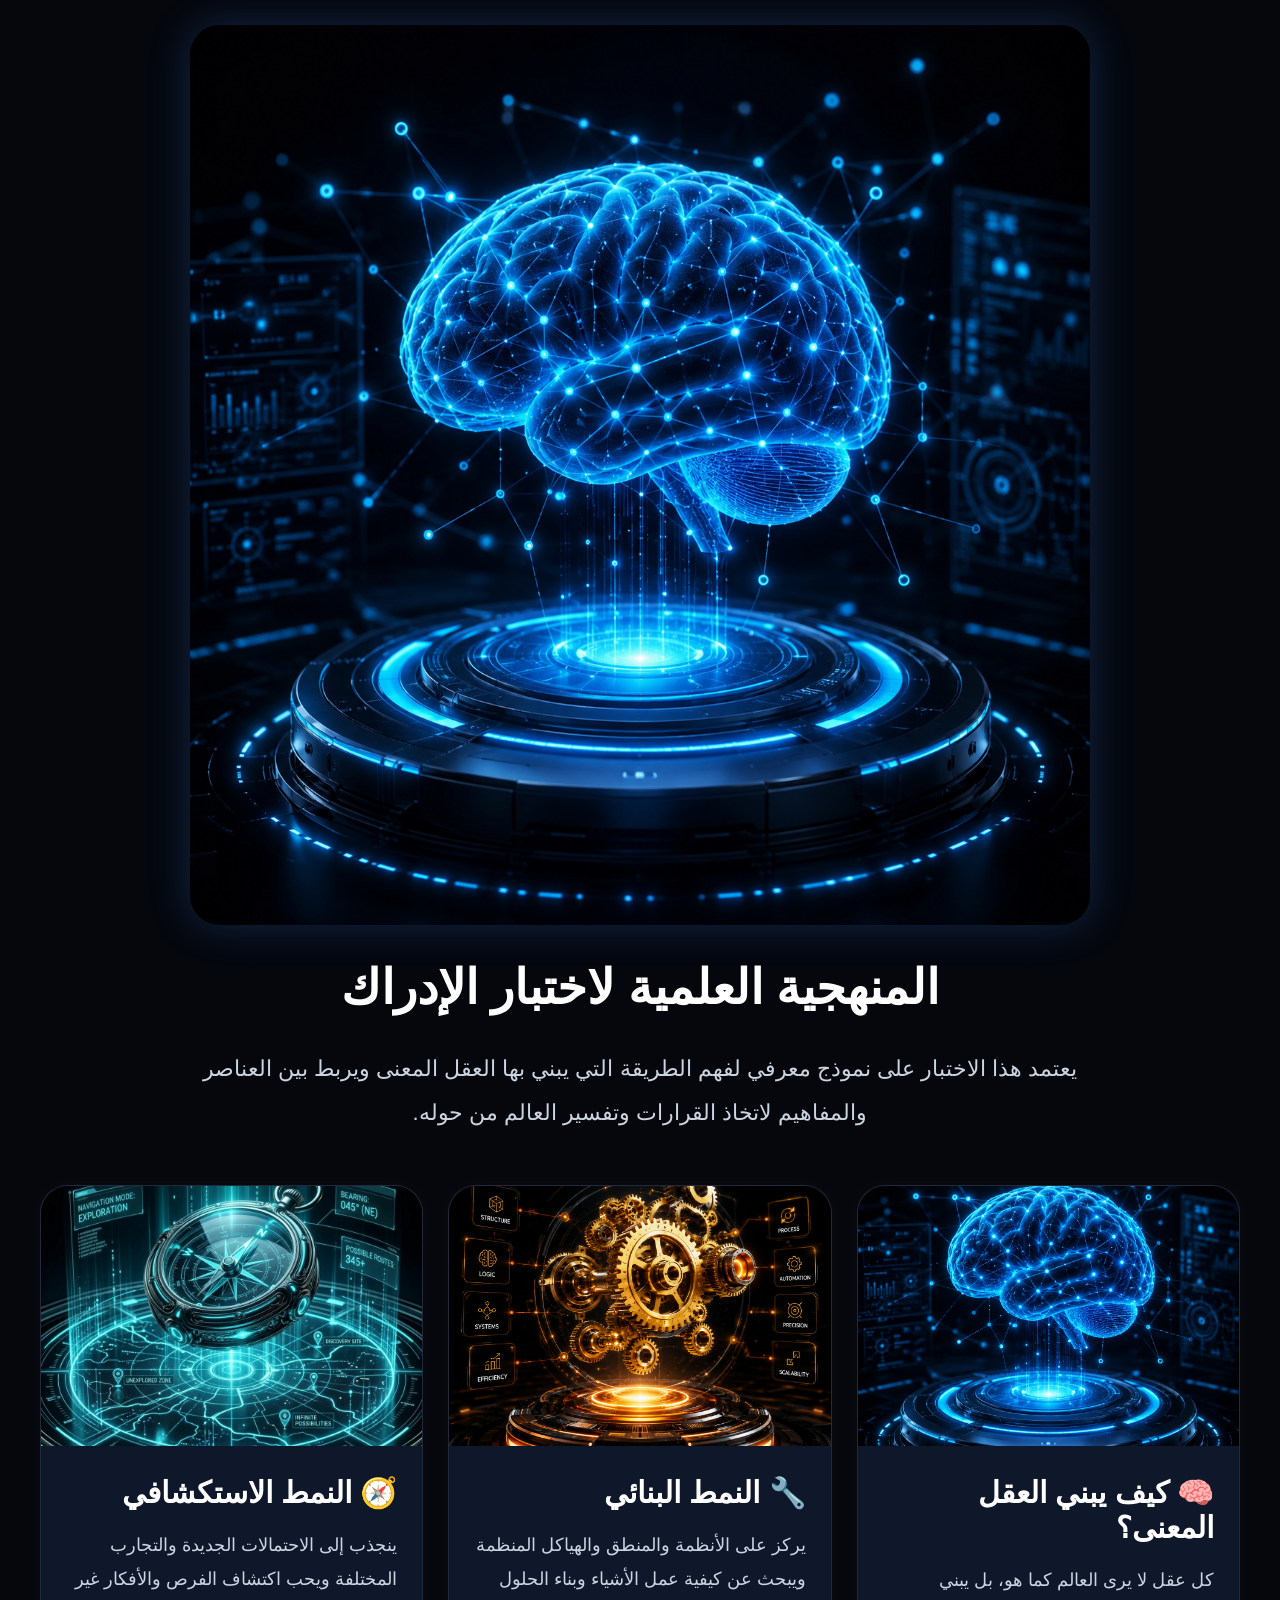
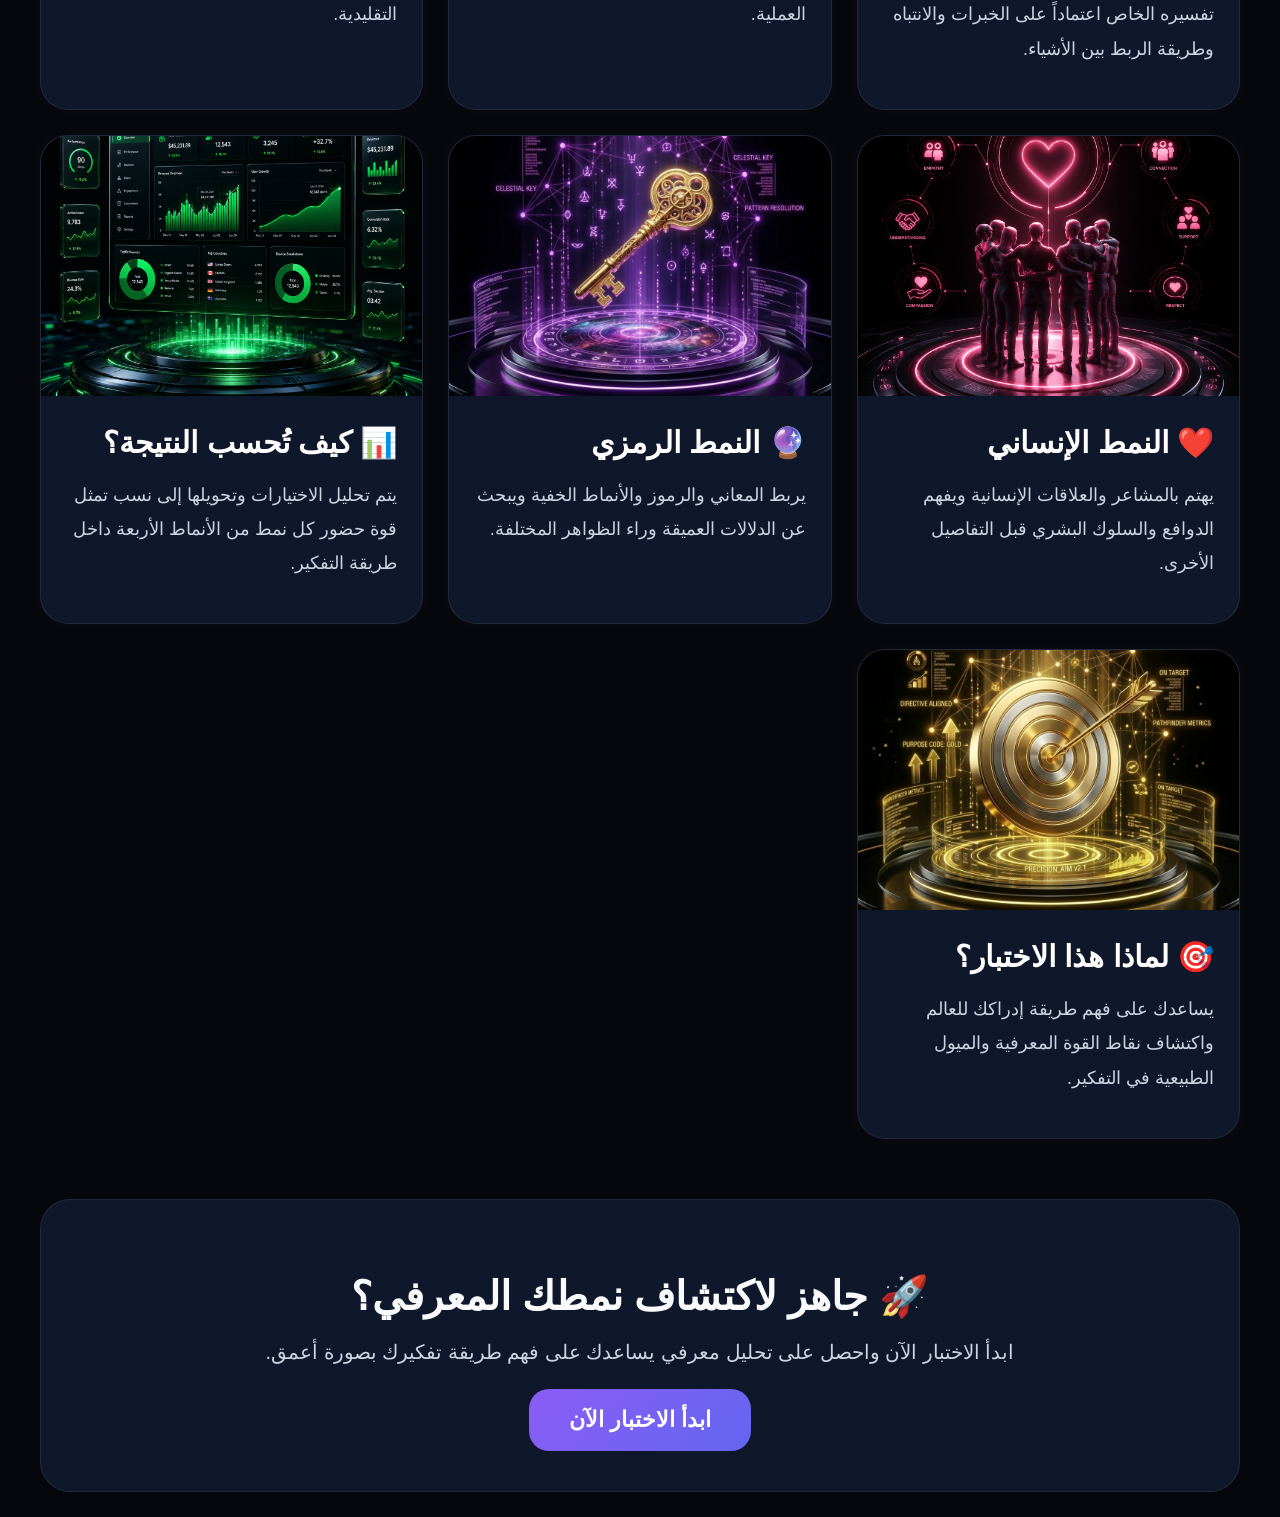
<file: methodology.html>
<!DOCTYPE html>
<html lang="ar" dir="rtl">

<head>
<meta charset="UTF-8">
<meta name="viewport" content="width=device-width, initial-scale=1.0">

<title>المنهجية العلمية</title>

<style>

body{
background:#05070D;
color:#F8FAFC;
font-family:Tahoma,sans-serif;
margin:0;
padding:25px;
}

.container{
max-width:1200px;
margin:auto;
}

.hero{
text-align:center;
margin-bottom:50px;
}

.hero img{
width:100%;
max-width:900px;
border-radius:30px;
box-shadow:0 0 40px rgba(59,130,246,.25);
}

.hero h1{
font-size:48px;
margin-top:30px;
color:white;
}

.hero p{
font-size:22px;
color:#CBD5E1;
line-height:2;
max-width:900px;
margin:auto;
}

.cards{
display:grid;
grid-template-columns:repeat(auto-fit,minmax(320px,1fr));
gap:25px;
margin-top:40px;
}

.card{
background:#0F172A;
border:1px solid rgba(255,255,255,.08);
border-radius:28px;
overflow:hidden;
box-shadow:0 0 25px rgba(255,255,255,.03);
transition:.3s;
}

.card:hover{
transform:translateY(-5px);
}

.card img{
width:100%;
height:260px;
object-fit:cover;
}

.card-content{
padding:25px;
}

.card h2{
margin:0 0 15px;
font-size:30px;
color:white;
}

.card p{
font-size:18px;
line-height:1.9;
color:#CBD5E1;
}

.cta{
margin-top:60px;
background:#0F172A;
border-radius:30px;
padding:40px;
text-align:center;
border:1px solid rgba(255,255,255,.08);
}

.cta h2{
font-size:40px;
margin-bottom:15px;
}

.cta p{
font-size:20px;
color:#CBD5E1;
margin-bottom:25px;
}

.cta a{
display:inline-block;
background:linear-gradient(135deg,#8B5CF6,#6366F1);
padding:18px 40px;
border-radius:20px;
color:white;
font-size:22px;
font-weight:bold;
text-decoration:none;
}

</style>

</head>

<body>

<div class="container">

<div class="hero">

<img src="images/mind-network.PNG">

<h1>المنهجية العلمية لاختبار الإدراك</h1>

<p>
يعتمد هذا الاختبار على نموذج معرفي لفهم الطريقة التي يبني بها العقل المعنى ويربط بين العناصر والمفاهيم لاتخاذ القرارات وتفسير العالم من حوله.
</p>

</div>

<div class="cards">

<div class="card">
<img src="images/mind-network.PNG">
<div class="card-content">
<h2>🧠 كيف يبني العقل المعنى؟</h2>
<p>
كل عقل لا يرى العالم كما هو، بل يبني تفسيره الخاص اعتماداً على الخبرات والانتباه وطريقة الربط بين الأشياء.
</p>
</div>
</div>

<div class="card">
<img src="images/card-builder.PNG">
<div class="card-content">
<h2>🔧 النمط البنائي</h2>
<p>
يركز على الأنظمة والمنطق والهياكل المنظمة ويبحث عن كيفية عمل الأشياء وبناء الحلول العملية.
</p>
</div>
</div>

<div class="card">
<img src="images/card-explorer.jpg">
<div class="card-content">
<h2>🧭 النمط الاستكشافي</h2>
<p>
ينجذب إلى الاحتمالات الجديدة والتجارب المختلفة ويحب اكتشاف الفرص والأفكار غير التقليدية.
</p>
</div>
</div>

<div class="card">
<img src="images/card-human.PNG">
<div class="card-content">
<h2>❤️ النمط الإنساني</h2>
<p>
يهتم بالمشاعر والعلاقات الإنسانية ويفهم الدوافع والسلوك البشري قبل التفاصيل الأخرى.
</p>
</div>
</div>

<div class="card">
<img src="images/card-symbolic.jpg">
<div class="card-content">
<h2>🔮 النمط الرمزي</h2>
<p>
يربط المعاني والرموز والأنماط الخفية ويبحث عن الدلالات العميقة وراء الظواهر المختلفة.
</p>
</div>
</div>

<div class="card">
<img src="images/card-analysis.PNG">
<div class="card-content">
<h2>📊 كيف تُحسب النتيجة؟</h2>
<p>
يتم تحليل الاختيارات وتحويلها إلى نسب تمثل قوة حضور كل نمط من الأنماط الأربعة داخل طريقة التفكير.
</p>
</div>
</div>

<div class="card">
<img src="images/card-goal.jpg">
<div class="card-content">
<h2>🎯 لماذا هذا الاختبار؟</h2>
<p>
يساعدك على فهم طريقة إدراكك للعالم واكتشاف نقاط القوة المعرفية والميول الطبيعية في التفكير.
</p>
</div>
</div>

</div>

<div class="cta">

<h2>🚀 جاهز لاكتشاف نمطك المعرفي؟</h2>

<p>
ابدأ الاختبار الآن واحصل على تحليل معرفي يساعدك على فهم طريقة تفكيرك بصورة أعمق.
</p>

<a href="index.html">
ابدأ الاختبار الآن
</a>

</div>

</div>

</body>

</html>
</file>
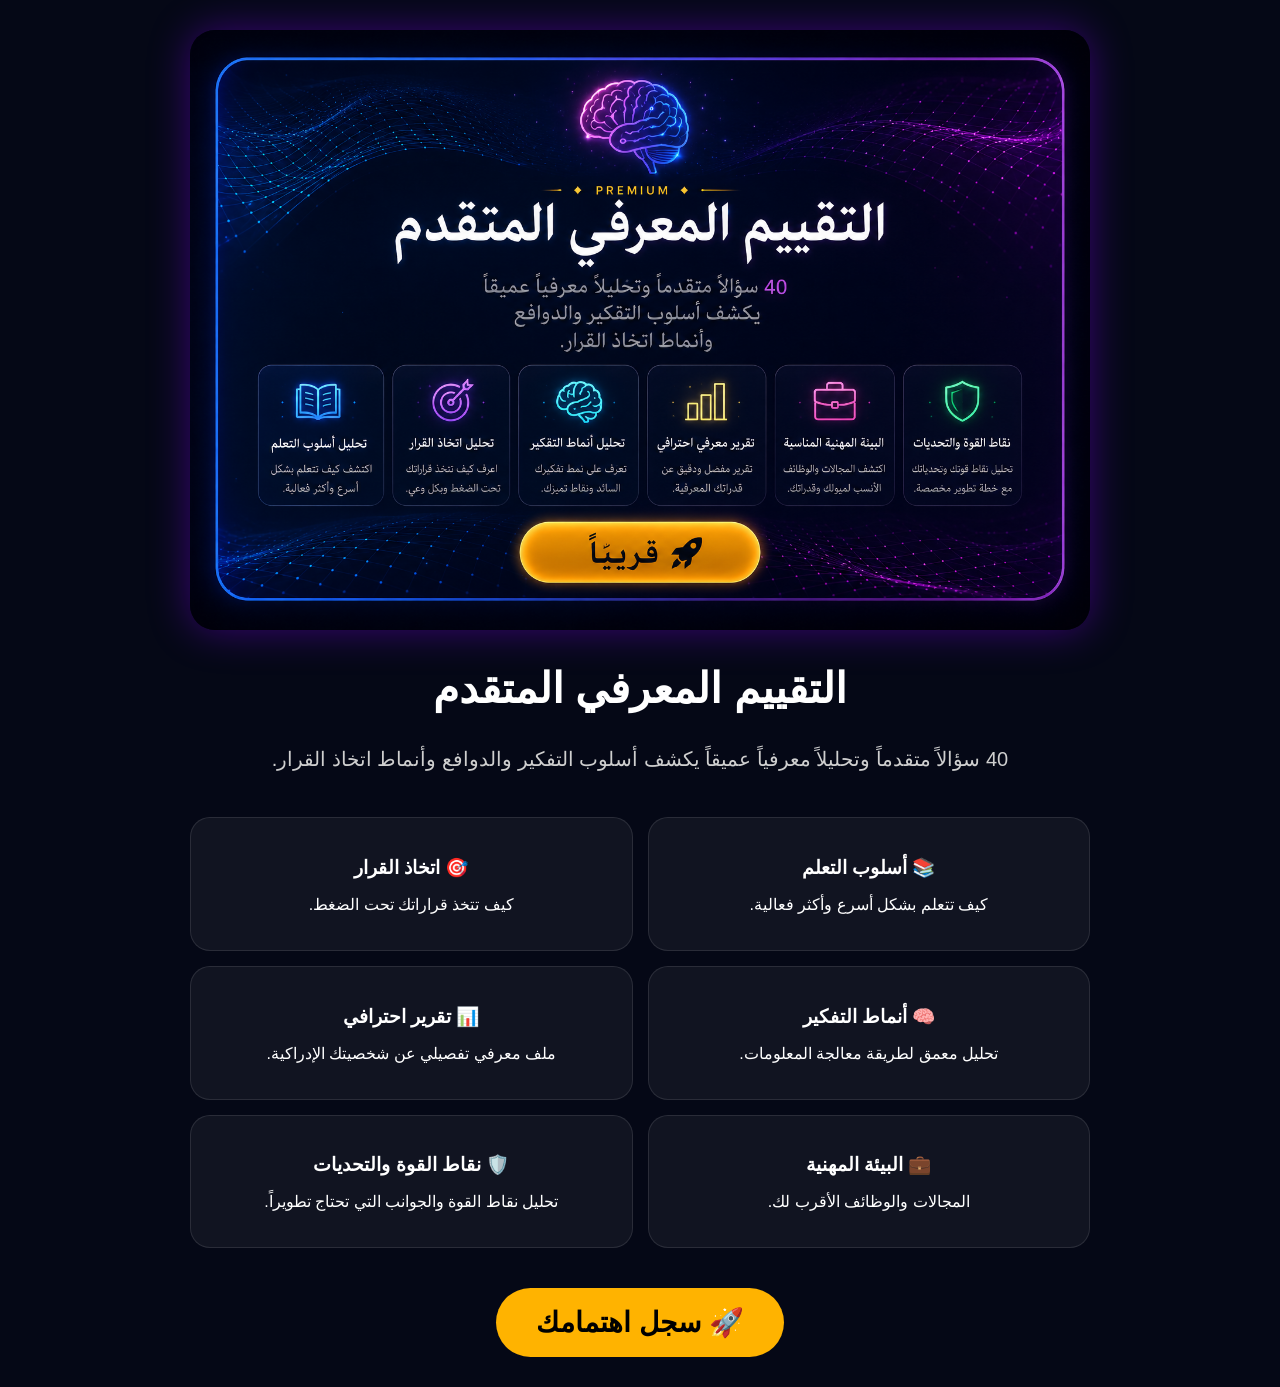
<file: premium.html>
<!DOCTYPE html>
<html lang="ar" dir="rtl">

<head>
<meta charset="UTF-8">
<meta name="viewport" content="width=device-width, initial-scale=1.0">

<title>التقييم المعرفي المتقدم</title>

<style>

body{
    margin:0;
    font-family:Tahoma,sans-serif;
    background:#050816;
    color:white;
    text-align:center;
}

.container{
    max-width:900px;
    margin:auto;
    padding:30px;
}

.hero{
    width:100%;
    border-radius:25px;
    box-shadow:0 0 40px rgba(130,0,255,.4);
}

h1{
    font-size:42px;
    margin-top:30px;
}

.subtitle{
    color:#cfcfcf;
    font-size:20px;
    line-height:1.8;
}

.features{
    display:grid;
    grid-template-columns:1fr 1fr;
    gap:15px;
    margin-top:40px;
}

.card{
    background:rgba(255,255,255,.05);
    border:1px solid rgba(255,255,255,.1);
    border-radius:20px;
    padding:20px;
}

.card h3{
    margin-bottom:10px;
}

.coming{
    margin-top:40px;
    background:#ffb300;
    color:black;
    font-size:28px;
    font-weight:bold;
    padding:18px 40px;
    border-radius:50px;
    display:inline-block;
}

</style>

</head>

<body>

<div class="container">

<img class="hero" src="images/1FD26B9F-926B-4014-80B2-6A27FECA0791.png">

<h1>التقييم المعرفي المتقدم</h1>

<p class="subtitle">
40 سؤالاً متقدماً وتحليلاً معرفياً عميقاً
يكشف أسلوب التفكير والدوافع
وأنماط اتخاذ القرار.
</p>

<div class="features">

<div class="card">
<h3>📚 أسلوب التعلم</h3>
<p>كيف تتعلم بشكل أسرع وأكثر فعالية.</p>
</div>

<div class="card">
<h3>🎯 اتخاذ القرار</h3>
<p>كيف تتخذ قراراتك تحت الضغط.</p>
</div>

<div class="card">
<h3>🧠 أنماط التفكير</h3>
<p>تحليل معمق لطريقة معالجة المعلومات.</p>
</div>

<div class="card">
<h3>📊 تقرير احترافي</h3>
<p>ملف معرفي تفصيلي عن شخصيتك الإدراكية.</p>
</div>

<div class="card">
<h3>💼 البيئة المهنية</h3>
<p>المجالات والوظائف الأقرب لك.</p>
</div>

<div class="card">
<h3>🛡️ نقاط القوة والتحديات</h3>
<p>تحليل نقاط القوة والجوانب التي تحتاج تطويراً.</p>
</div>

</div>

<div class="coming"
onclick="window.open('https://docs.google.com/forms/d/e/1FAIpQLScgkeg_brdqLVOTksTHbcAsi8yljDUqCJhiC0QJS2T9J1a9yQ/viewform')"
style="cursor:pointer;">
🚀 سجل اهتمامك
</div>

</div>

</body>
</html>
</file>
